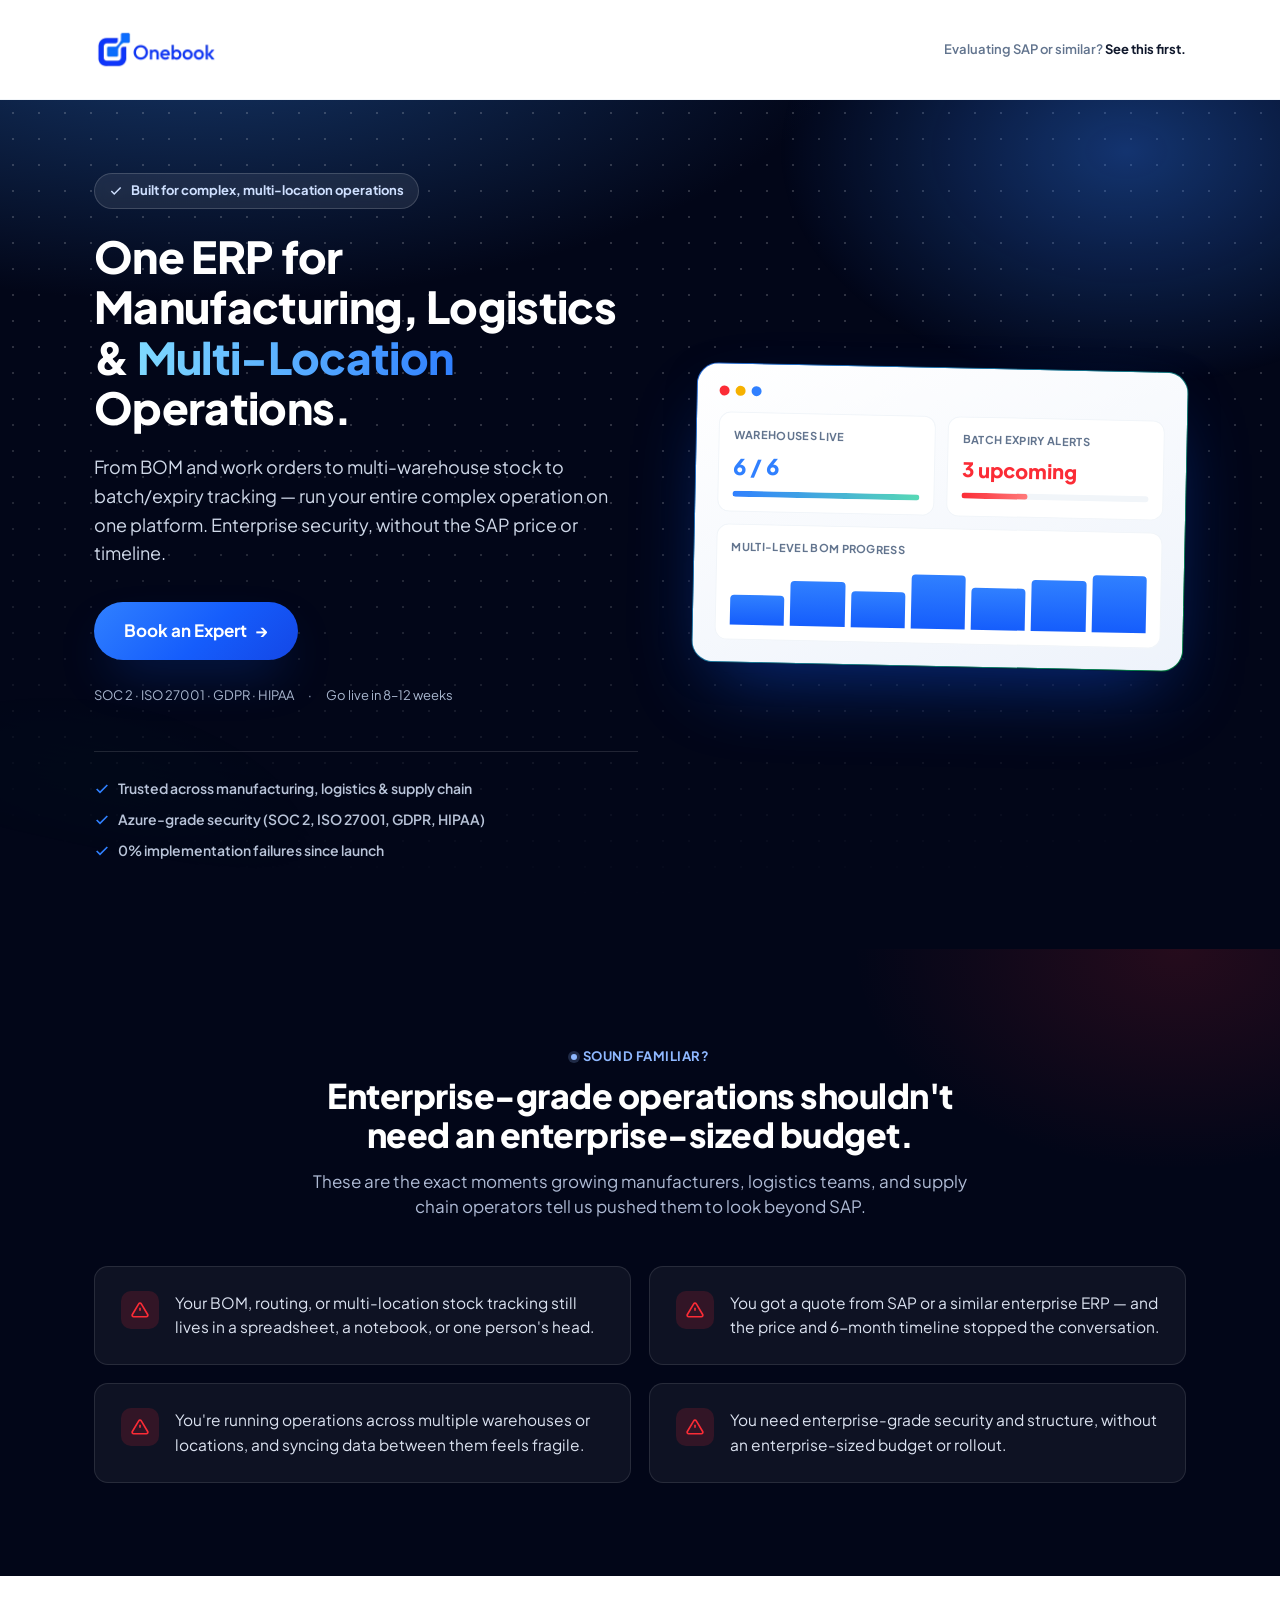
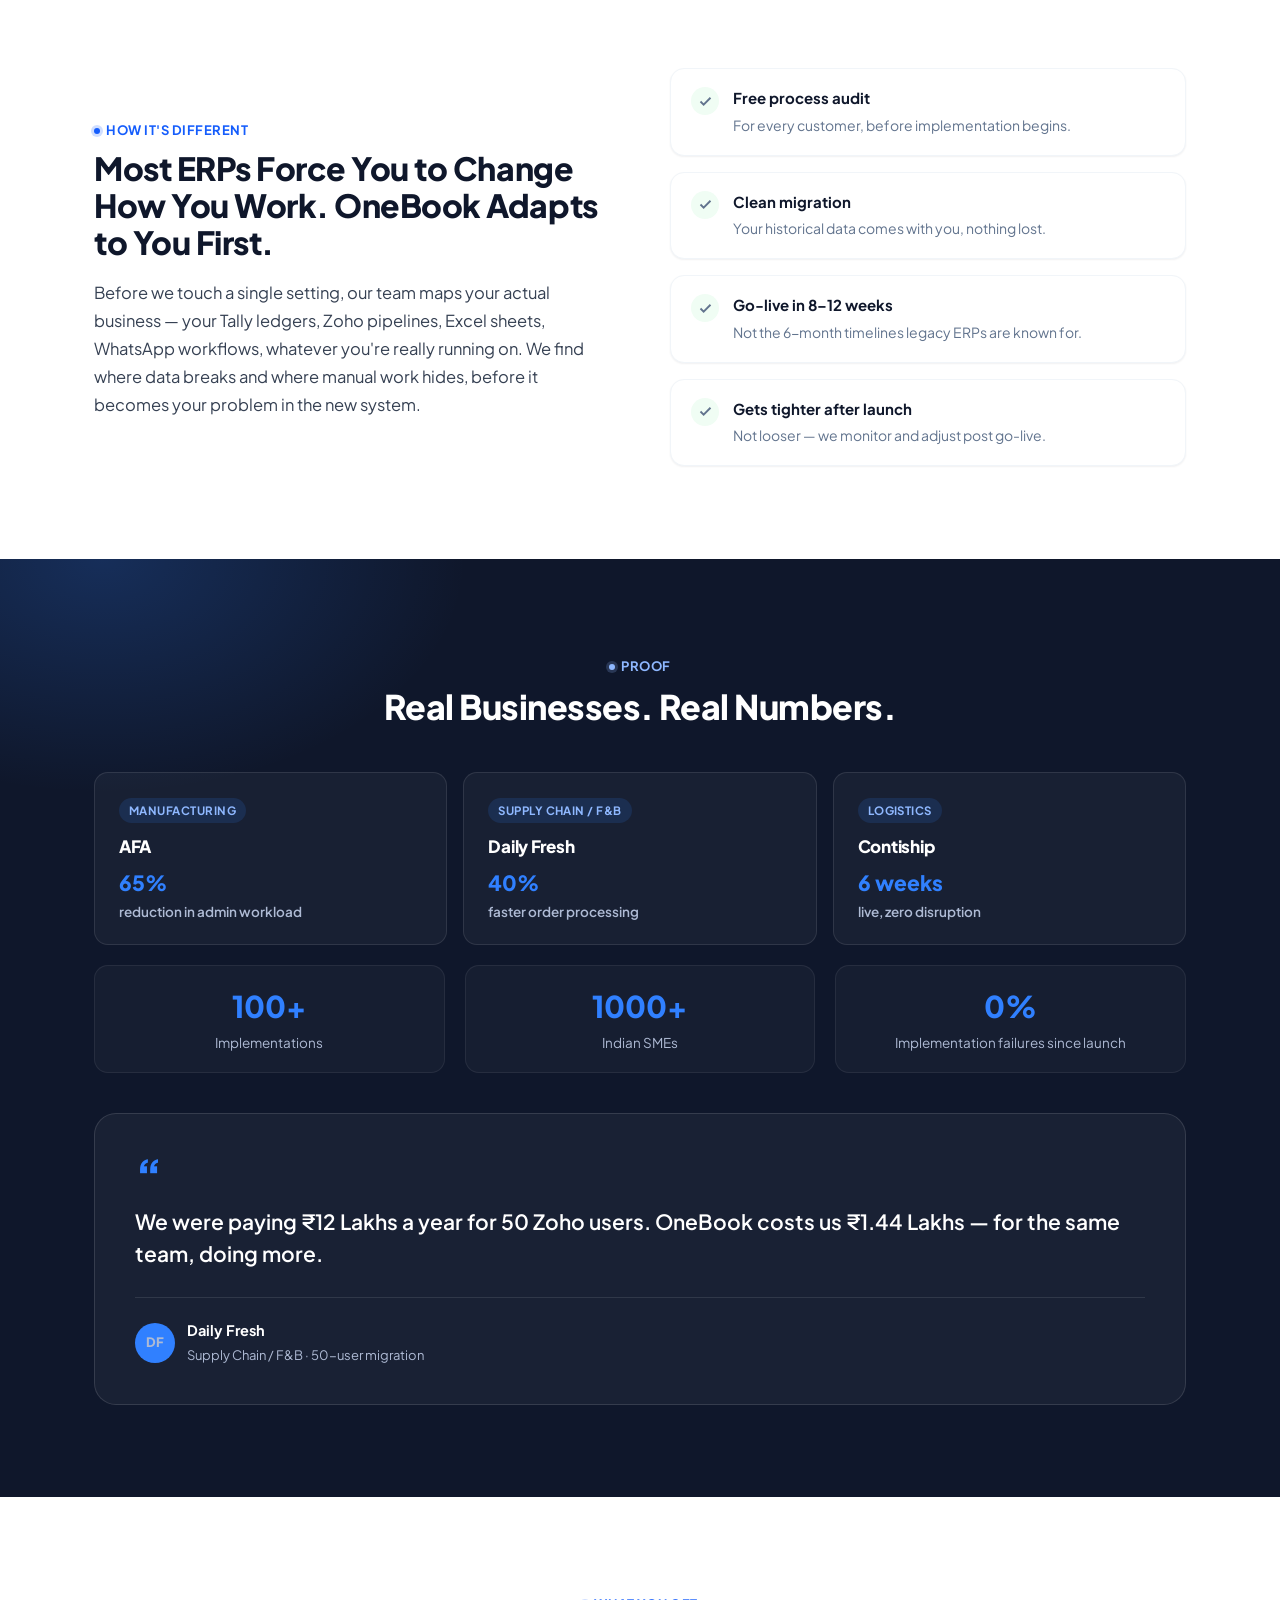
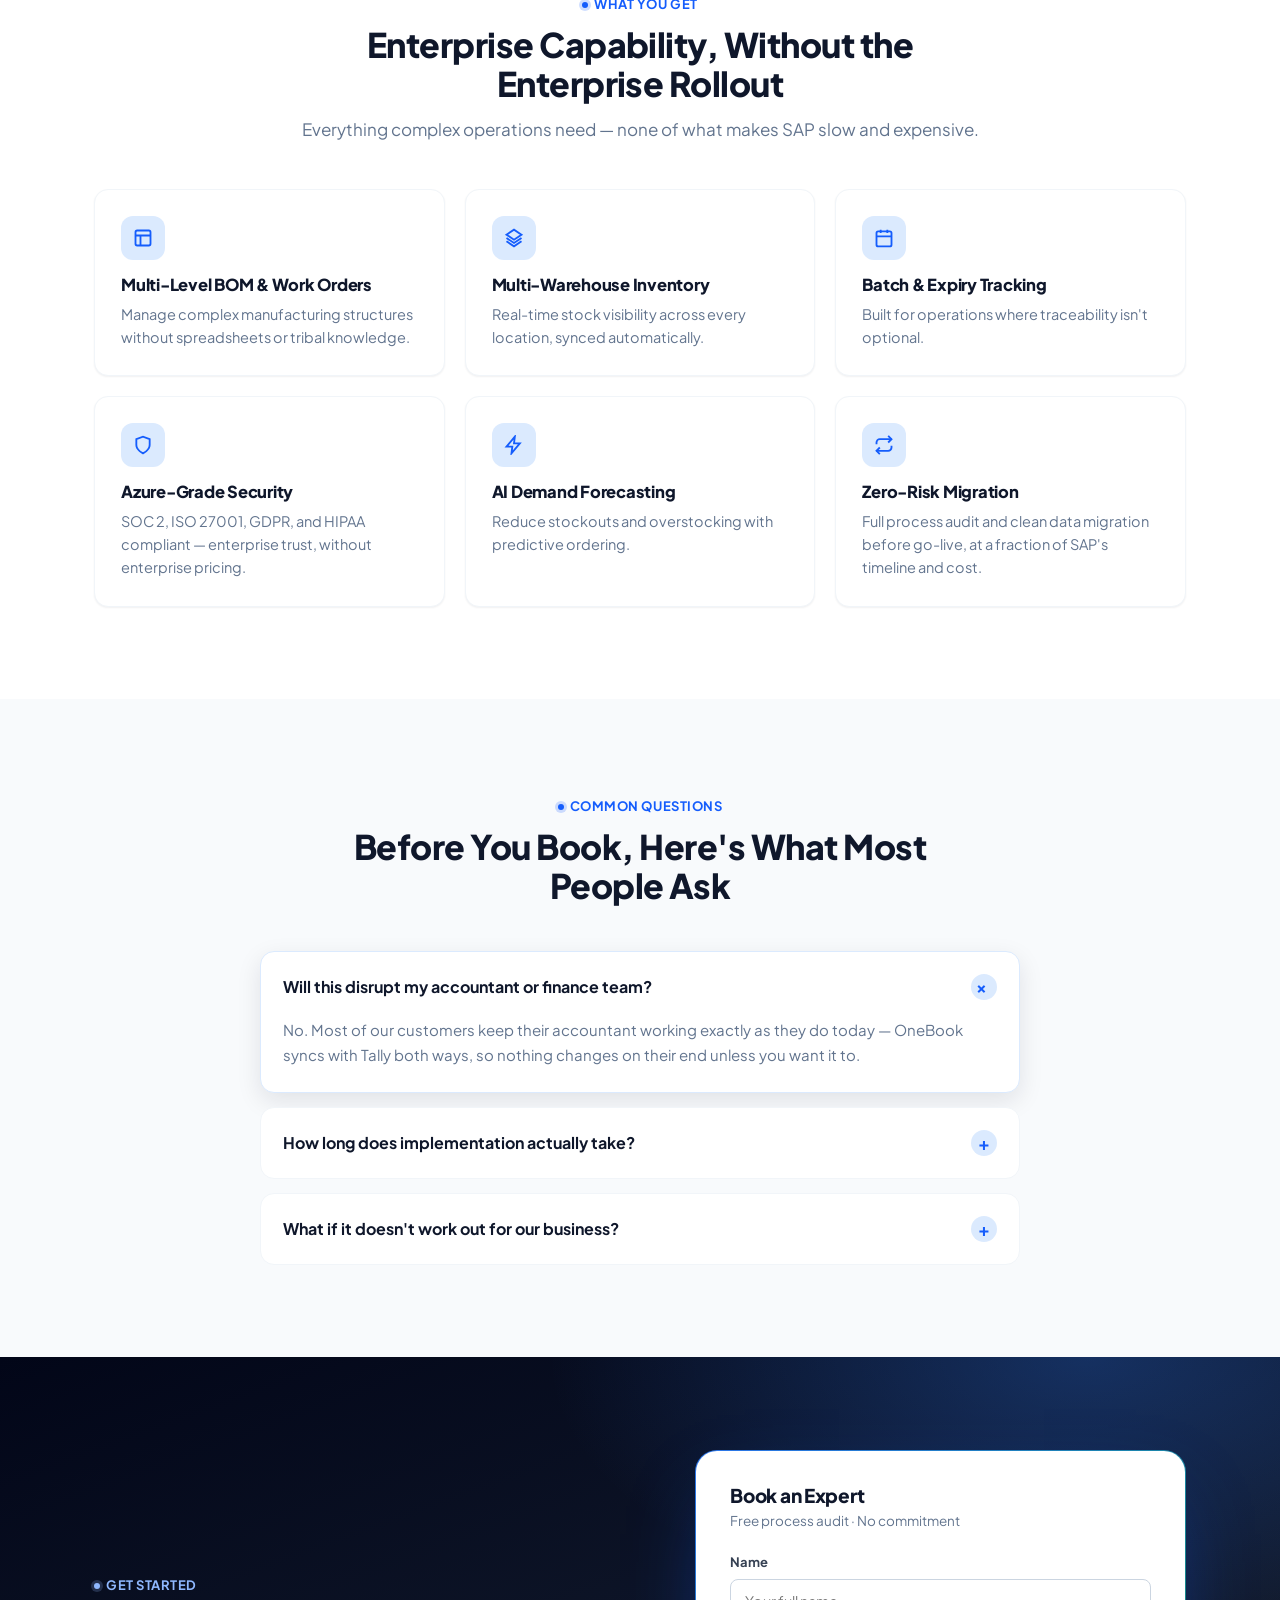
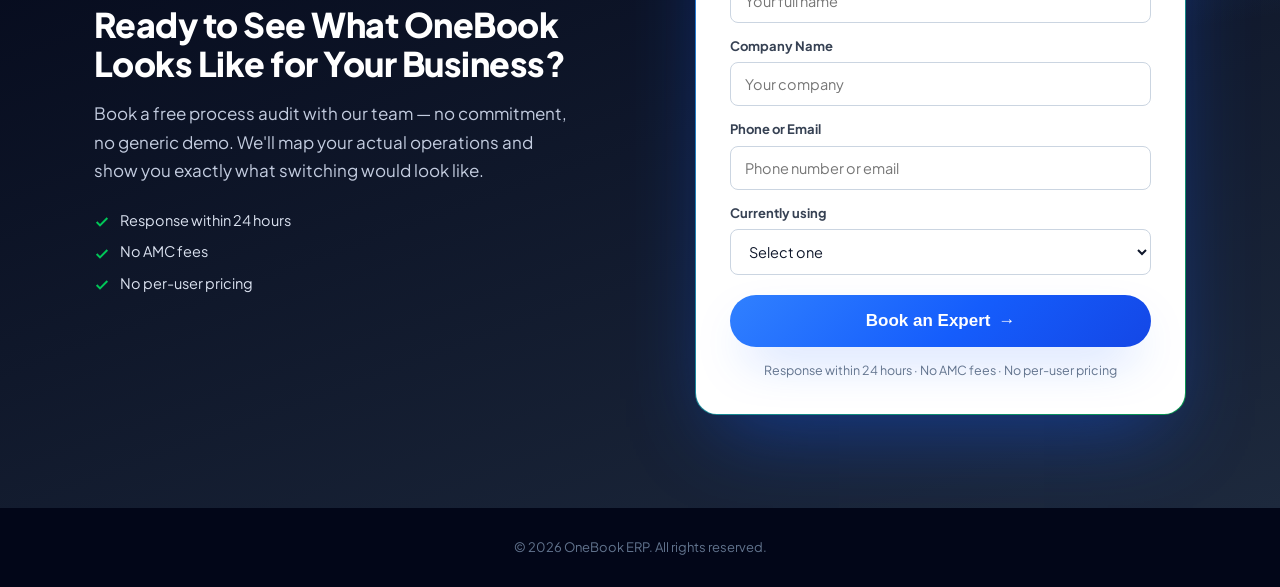
<file: lp/erp-for-growing-business/index.html>
<!DOCTYPE html>
<html lang="en">
<head>
<meta charset="UTF-8" />
<meta name="viewport" content="width=device-width, initial-scale=1.0" />
<title>One ERP for Manufacturing, Logistics &amp; Multi-Location Operations | OneBook ERP</title>
<meta name="description" content="BOM, work orders, multi-warehouse stock, batch/expiry tracking — enterprise security without the SAP price or timeline. Book a free expert consultation." />
<meta name="robots" content="noindex, follow" />
<link rel="preconnect" href="https://fonts.googleapis.com" />
<link rel="preconnect" href="https://fonts.gstatic.com" crossorigin />
<link href="https://fonts.googleapis.com/css2?family=Plus+Jakarta+Sans:wght@400;500;600;700;800&display=swap" rel="stylesheet" />
<link rel="stylesheet" href="../../assets/styles.css" />
</head>
<body>

<header class="site-header">
  <div class="wrap">
    <span class="logo"><img src="../../assets/img/onebook-logo-png.webp" alt="OneBook ERP" /></span>
    <span class="header-note">Evaluating SAP or similar? <strong>See this first.</strong></span>
  </div>
</header>

<main>

  <!-- 1. HERO -->
  <section class="hero">
    <div class="wrap">
      <div>
        <span class="hero-badge">
          <svg width="14" height="14" viewBox="0 0 24 24" fill="none" stroke="currentColor" stroke-width="2.5"><polyline points="20 6 9 17 4 12"/></svg>
          Built for complex, multi-location operations
        </span>
        <h1>One ERP for Manufacturing, Logistics &amp; <span class="accent">Multi-Location</span> Operations.</h1>
        <p class="hero-sub">From BOM and work orders to multi-warehouse stock to batch/expiry tracking — run your entire complex operation on one platform. Enterprise security, without the SAP price or timeline.</p>
        <div class="hero-actions">
          <a href="#book-expert" class="btn-cta">Book an Expert <span class="arrow">→</span></a>
          <div class="cta-microcopy">
            <span>SOC 2 · ISO 27001 · GDPR · HIPAA</span>
            <span>·</span>
            <span>Go live in 8–12 weeks</span>
          </div>
        </div>
        <div class="trust-strip">
          <span><svg width="16" height="16" viewBox="0 0 24 24" fill="none" stroke="currentColor" stroke-width="2.5"><polyline points="20 6 9 17 4 12"/></svg>Trusted across manufacturing, logistics &amp; supply chain</span>
          <span><svg width="16" height="16" viewBox="0 0 24 24" fill="none" stroke="currentColor" stroke-width="2.5"><polyline points="20 6 9 17 4 12"/></svg>Azure-grade security (SOC 2, ISO 27001, GDPR, HIPAA)</span>
          <span><svg width="16" height="16" viewBox="0 0 24 24" fill="none" stroke="currentColor" stroke-width="2.5"><polyline points="20 6 9 17 4 12"/></svg>0% implementation failures since launch</span>
        </div>
      </div>
      <div class="hero-visual" aria-hidden="true">
        <div class="mock-topbar"><span class="mock-dot"></span><span class="mock-dot"></span><span class="mock-dot"></span></div>
        <div class="mock-grid">
          <div class="mock-card">
            <div class="mock-label">Warehouses Live</div>
            <div class="mock-value up">6 / 6</div>
            <div class="mock-line"><b style="width:100%"></b></div>
          </div>
          <div class="mock-card">
            <div class="mock-label">Batch Expiry Alerts</div>
            <div class="mock-value" style="color:#fb2c36;font-size:20px;">3 upcoming</div>
            <div class="mock-line"><b style="width:35%;background:linear-gradient(90deg,#fb2c36,#ff7a7a);"></b></div>
          </div>
          <div class="mock-card span2">
            <div class="mock-label">Multi-Level BOM Progress</div>
            <div class="mock-bars">
              <i style="height:50%"></i><i style="height:75%"></i><i style="height:60%"></i>
              <i style="height:90%"></i><i style="height:70%"></i><i style="height:85%"></i><i style="height:95%"></i>
            </div>
          </div>
        </div>
      </div>
    </div>
  </section>

  <!-- 2. PAIN-POINT MIRROR -->
  <section class="pain">
    <div class="wrap">
      <div class="section-head">
        <span class="eyebrow eyebrow-dark">Sound familiar?</span>
        <h2>Enterprise-grade operations shouldn't need an enterprise-sized budget.</h2>
        <p>These are the exact moments growing manufacturers, logistics teams, and supply chain operators tell us pushed them to look beyond SAP.</p>
      </div>
      <div class="pain-grid">
        <div class="pain-card">
          <span class="pain-icon"><svg width="18" height="18" viewBox="0 0 24 24" fill="none" stroke="currentColor" stroke-width="2.2"><path d="M10.29 3.86 1.82 18a2 2 0 0 0 1.71 3h16.94a2 2 0 0 0 1.71-3L13.71 3.86a2 2 0 0 0-3.42 0Z"/><path d="M12 9v4M12 17h.01"/></svg></span>
          <p>Your BOM, routing, or multi-location stock tracking still lives in a spreadsheet, a notebook, or one person's head.</p>
        </div>
        <div class="pain-card">
          <span class="pain-icon"><svg width="18" height="18" viewBox="0 0 24 24" fill="none" stroke="currentColor" stroke-width="2.2"><path d="M10.29 3.86 1.82 18a2 2 0 0 0 1.71 3h16.94a2 2 0 0 0 1.71-3L13.71 3.86a2 2 0 0 0-3.42 0Z"/><path d="M12 9v4M12 17h.01"/></svg></span>
          <p>You got a quote from SAP or a similar enterprise ERP — and the price and 6-month timeline stopped the conversation.</p>
        </div>
        <div class="pain-card">
          <span class="pain-icon"><svg width="18" height="18" viewBox="0 0 24 24" fill="none" stroke="currentColor" stroke-width="2.2"><path d="M10.29 3.86 1.82 18a2 2 0 0 0 1.71 3h16.94a2 2 0 0 0 1.71-3L13.71 3.86a2 2 0 0 0-3.42 0Z"/><path d="M12 9v4M12 17h.01"/></svg></span>
          <p>You're running operations across multiple warehouses or locations, and syncing data between them feels fragile.</p>
        </div>
        <div class="pain-card">
          <span class="pain-icon"><svg width="18" height="18" viewBox="0 0 24 24" fill="none" stroke="currentColor" stroke-width="2.2"><path d="M10.29 3.86 1.82 18a2 2 0 0 0 1.71 3h16.94a2 2 0 0 0 1.71-3L13.71 3.86a2 2 0 0 0-3.42 0Z"/><path d="M12 9v4M12 17h.01"/></svg></span>
          <p>You need enterprise-grade security and structure, without an enterprise-sized budget or rollout.</p>
        </div>
      </div>
    </div>
  </section>

  <!-- 3. HOW IT'S DIFFERENT -->
  <section class="differ section-alt">
    <div class="wrap">
      <div>
        <span class="eyebrow">How it's different</span>
        <h2>Most ERPs Force You to Change How You Work. OneBook Adapts to You First.</h2>
        <p class="lead">Before we touch a single setting, our team maps your actual business — your Tally ledgers, Zoho pipelines, Excel sheets, WhatsApp workflows, whatever you're really running on. We find where data breaks and where manual work hides, before it becomes your problem in the new system.</p>
      </div>
      <div class="differ-list">
        <div class="differ-item">
          <span class="check"><svg width="15" height="15" viewBox="0 0 24 24" fill="none" stroke="currentColor" stroke-width="3"><polyline points="20 6 9 17 4 12"/></svg></span>
          <div><strong>Free process audit</strong><span>For every customer, before implementation begins.</span></div>
        </div>
        <div class="differ-item">
          <span class="check"><svg width="15" height="15" viewBox="0 0 24 24" fill="none" stroke="currentColor" stroke-width="3"><polyline points="20 6 9 17 4 12"/></svg></span>
          <div><strong>Clean migration</strong><span>Your historical data comes with you, nothing lost.</span></div>
        </div>
        <div class="differ-item">
          <span class="check"><svg width="15" height="15" viewBox="0 0 24 24" fill="none" stroke="currentColor" stroke-width="3"><polyline points="20 6 9 17 4 12"/></svg></span>
          <div><strong>Go-live in 8–12 weeks</strong><span>Not the 6-month timelines legacy ERPs are known for.</span></div>
        </div>
        <div class="differ-item">
          <span class="check"><svg width="15" height="15" viewBox="0 0 24 24" fill="none" stroke="currentColor" stroke-width="3"><polyline points="20 6 9 17 4 12"/></svg></span>
          <div><strong>Gets tighter after launch</strong><span>Not looser — we monitor and adjust post go-live.</span></div>
        </div>
      </div>
    </div>
  </section>

  <!-- 4. PROOF -->
  <section class="proof">
    <div class="wrap">
      <div class="section-head">
        <span class="eyebrow eyebrow-dark">Proof</span>
        <h2>Real Businesses. Real Numbers.</h2>
      </div>
      <div class="proof-grid">
        <div class="proof-card">
          <span class="proof-tag">Manufacturing</span>
          <h3>AFA</h3>
          <p class="proof-result">65%<span>reduction in admin workload</span></p>
        </div>
        <div class="proof-card">
          <span class="proof-tag">Supply Chain / F&amp;B</span>
          <h3>Daily Fresh</h3>
          <p class="proof-result">40%<span>faster order processing</span></p>
        </div>
        <div class="proof-card">
          <span class="proof-tag">Logistics</span>
          <h3>Contiship</h3>
          <p class="proof-result">6 weeks<span>live, zero disruption</span></p>
        </div>
      </div>
      <div class="proof-stats">
        <div><div class="stat-num">100+</div><div class="stat-label">Implementations</div></div>
        <div><div class="stat-num">1000+</div><div class="stat-label">Indian SMEs</div></div>
        <div><div class="stat-num">0%</div><div class="stat-label">Implementation failures since launch</div></div>
      </div>
      <div class="quote-card">
        <span class="quote-mark">&ldquo;</span>
        <p class="quote-text">We were paying ₹12 Lakhs a year for 50 Zoho users. OneBook costs us ₹1.44 Lakhs — for the same team, doing more.</p>
        <div class="quote-attribution">
          <span class="quote-avatar">DF</span>
          <div>
            <strong>Daily Fresh</strong>
            <span>Supply Chain / F&amp;B · 50-user migration</span>
          </div>
        </div>
      </div>
    </div>
  </section>

  <!-- 5. WHAT YOU GET -->
  <section class="section-alt">
    <div class="wrap">
      <div class="section-head">
        <span class="eyebrow">What you get</span>
        <h2>Enterprise Capability, Without the Enterprise Rollout</h2>
        <p>Everything complex operations need — none of what makes SAP slow and expensive.</p>
      </div>
      <div class="get-grid">
        <div class="get-card">
          <span class="get-icon"><svg width="20" height="20" viewBox="0 0 24 24" fill="none" stroke="currentColor" stroke-width="2.2"><rect x="3" y="3" width="18" height="18" rx="2"/><path d="M3 9h18M9 21V9"/></svg></span>
          <h3>Multi-Level BOM &amp; Work Orders</h3>
          <p>Manage complex manufacturing structures without spreadsheets or tribal knowledge.</p>
        </div>
        <div class="get-card">
          <span class="get-icon"><svg width="20" height="20" viewBox="0 0 24 24" fill="none" stroke="currentColor" stroke-width="2.2"><path d="m21 8-9-6-9 6 9 6 9-6Z"/><path d="m3 16 9 6 9-6"/><path d="M3 12l9 6 9-6"/></svg></span>
          <h3>Multi-Warehouse Inventory</h3>
          <p>Real-time stock visibility across every location, synced automatically.</p>
        </div>
        <div class="get-card">
          <span class="get-icon"><svg width="20" height="20" viewBox="0 0 24 24" fill="none" stroke="currentColor" stroke-width="2.2"><rect x="3" y="4" width="18" height="18" rx="2"/><path d="M16 2v4M8 2v4M3 10h18"/></svg></span>
          <h3>Batch &amp; Expiry Tracking</h3>
          <p>Built for operations where traceability isn't optional.</p>
        </div>
        <div class="get-card">
          <span class="get-icon"><svg width="20" height="20" viewBox="0 0 24 24" fill="none" stroke="currentColor" stroke-width="2.2"><path d="M12 22s8-4 8-10V5l-8-3-8 3v7c0 6 8 10 8 10Z"/></svg></span>
          <h3>Azure-Grade Security</h3>
          <p>SOC 2, ISO 27001, GDPR, and HIPAA compliant — enterprise trust, without enterprise pricing.</p>
        </div>
        <div class="get-card">
          <span class="get-icon"><svg width="20" height="20" viewBox="0 0 24 24" fill="none" stroke="currentColor" stroke-width="2.2"><path d="M13 2 3 14h7l-1 8 10-12h-7l1-8Z"/></svg></span>
          <h3>AI Demand Forecasting</h3>
          <p>Reduce stockouts and overstocking with predictive ordering.</p>
        </div>
        <div class="get-card">
          <span class="get-icon"><svg width="20" height="20" viewBox="0 0 24 24" fill="none" stroke="currentColor" stroke-width="2.2"><path d="M17 1 21 5 17 9"/><path d="M3 11V9a4 4 0 0 1 4-4h14"/><path d="M7 23 3 19 7 15"/><path d="M21 13v2a4 4 0 0 1-4 4H3"/></svg></span>
          <h3>Zero-Risk Migration</h3>
          <p>Full process audit and clean data migration before go-live, at a fraction of SAP's timeline and cost.</p>
        </div>
      </div>
    </div>
  </section>

  <!-- 6. OBJECTION HANDLING -->
  <section>
    <div class="wrap">
      <div class="section-head">
        <span class="eyebrow">Common questions</span>
        <h2>Before You Book, Here's What Most People Ask</h2>
      </div>
      <div class="faq-list">
        <details class="faq-item" open>
          <summary>Will this disrupt my accountant or finance team?<span class="plus">+</span></summary>
          <p>No. Most of our customers keep their accountant working exactly as they do today — OneBook syncs with Tally both ways, so nothing changes on their end unless you want it to.</p>
        </details>
        <details class="faq-item">
          <summary>How long does implementation actually take?<span class="plus">+</span></summary>
          <p>8–12 weeks, start to finish, with a clear week-by-week plan — not the 6-month timelines common with legacy ERPs. You'll know your go-live date before you sign anything.</p>
        </details>
        <details class="faq-item">
          <summary>What if it doesn't work out for our business?<span class="plus">+</span></summary>
          <p>Every implementation starts with a free process audit, so we map your actual operations before you commit to anything. We've maintained a 0% implementation failure rate — because we don't start a rollout we're not confident will work.</p>
        </details>
      </div>
    </div>
  </section>

  <!-- 7. FINAL CTA -->
  <section class="final-cta" id="book-expert">
    <div class="wrap">
      <div>
        <span class="eyebrow eyebrow-dark">Get started</span>
        <h2>Ready to See What OneBook Looks Like for Your Business?</h2>
        <p class="lead">Book a free process audit with our team — no commitment, no generic demo. We'll map your actual operations and show you exactly what switching would look like.</p>
        <ul class="final-cta-points">
          <li><svg width="16" height="16" viewBox="0 0 24 24" fill="none" stroke="#00c758" stroke-width="3"><polyline points="20 6 9 17 4 12"/></svg>Response within 24 hours</li>
          <li><svg width="16" height="16" viewBox="0 0 24 24" fill="none" stroke="#00c758" stroke-width="3"><polyline points="20 6 9 17 4 12"/></svg>No AMC fees</li>
          <li><svg width="16" height="16" viewBox="0 0 24 24" fill="none" stroke="#00c758" stroke-width="3"><polyline points="20 6 9 17 4 12"/></svg>No per-user pricing</li>
        </ul>
      </div>

      <div class="lead-form">
        <form id="expertForm">
          <h3>Book an Expert</h3>
          <span class="form-sub">Free process audit · No commitment</span>
          <div class="field">
            <label for="name">Name</label>
            <input type="text" id="name" name="name" placeholder="Your full name" required />
          </div>
          <div class="field">
            <label for="company">Company Name</label>
            <input type="text" id="company" name="company" placeholder="Your company" required />
          </div>
          <div class="field">
            <label for="contact">Phone or Email</label>
            <input type="text" id="contact" name="contact" placeholder="Phone number or email" required />
          </div>
          <div class="field">
            <label for="currently">Currently using</label>
            <select id="currently" name="currently" required>
              <option value="" disabled selected>Select one</option>
              <option value="tally">Tally</option>
              <option value="zoho">Zoho</option>
              <option value="sap">SAP / other enterprise ERP</option>
              <option value="other">Other</option>
            </select>
          </div>
          <button type="submit" class="btn-cta">Book an Expert <span class="arrow">→</span></button>
        </form>
        <div class="form-success" id="formSuccess">
          <span class="check-lg"><svg width="26" height="26" viewBox="0 0 24 24" fill="none" stroke="currentColor" stroke-width="3"><polyline points="20 6 9 17 4 12"/></svg></span>
          <h3>Request received</h3>
          <p>Our team will reach out within 24 hours to schedule your free process audit.</p>
        </div>
        <p class="form-note">Response within 24 hours · No AMC fees · No per-user pricing</p>
      </div>
    </div>
  </section>

</main>

<footer class="site-footer">
  © 2026 OneBook ERP. All rights reserved.
</footer>

<script src="../../assets/script.js"></script>
</body>
</html>
</file>
<file: assets/styles.css>
/* ==========================================================================
   OneBook ERP — Landing Page Design System
   Brand-matched to onebook.app (Plus Jakarta Sans, brand blue #155dfc,
   success green #00c758, slate dark surfaces)
   Shared across /lp/switch-from-tally, /lp/switch-from-zoho,
   /lp/erp-for-growing-business
   ========================================================================== */

:root {
  /* Dark surfaces (brand slate) */
  --navy-950: #020618;
  --navy-900: #0f172b;
  --navy-800: #1d293d;

  /* Brand blue (primary / CTA) */
  --blue-700: #1447e6;
  --blue-600: #155dfc;
  --blue-500: #3080ff;
  --blue-100: #dbeafe;
  --blue-50: #eff6ff;

  /* Success green */
  --teal-500: #3080ff;
  --teal-600: #155dfc;
  --teal-100: #f0fdf4;

  /* Attention / friction red — used for pain points, not CTAs */
  --orange-500: #fb2c36;
  --orange-600: #e0202a;
  --orange-100: #fef2f2;

  /* Neutrals */
  --ink-900: #0f172b;
  --ink-700: #364153;
  --ink-500: #62748e;
  --ink-300: #cbd5e1;
  --ink-100: #f1f5f9;
  --bg: #f8fafc;
  --white: #ffffff;

  --radius-sm: 8px;
  --radius-md: 14px;
  --radius-lg: 22px;
  --shadow-sm: 0 1px 2px rgba(16, 24, 40, 0.06);
  --shadow-md: 0 8px 24px rgba(15, 23, 43, 0.10);
  --shadow-lg: 0 24px 60px rgba(15, 23, 43, 0.18);
  --glow-blue: 0 22px 50px -16px rgba(21, 93, 252, 0.35);
  --glow-blue-lg: 0 34px 80px -22px rgba(21, 93, 252, 0.45);
  --glow-green: 0 18px 40px -14px rgba(0, 199, 88, 0.35);
  --container: 1140px;

  /* Consistent vertical rhythm — one scale, used everywhere */
  --space-section: clamp(3.75rem, 3rem + 3.5vw, 6.5rem);
  --space-head: clamp(2rem, 1.6rem + 1.6vw, 3rem);
}

* { box-sizing: border-box; }
html { scroll-behavior: smooth; }

body {
  margin: 0;
  font-family: "Plus Jakarta Sans", "Inter", -apple-system, BlinkMacSystemFont, "Segoe UI", sans-serif;
  color: var(--ink-900);
  background: var(--bg);
  line-height: 1.5;
  -webkit-font-smoothing: antialiased;
}

img { max-width: 100%; display: block; }
h1, h2, h3, h4 { margin: 0; line-height: 1.15; font-weight: 800; letter-spacing: -0.015em; }
p { margin: 0; }
ul { margin: 0; padding: 0; list-style: none; }

.wrap {
  width: 100%;
  max-width: var(--container);
  margin: 0 auto;
  padding-inline: 24px;
}

.eyebrow {
  display: inline-flex;
  align-items: center;
  gap: 6px;
  font-size: 13px;
  font-weight: 700;
  letter-spacing: 0.04em;
  text-transform: uppercase;
  color: var(--blue-600);
  margin-bottom: 10px;
}
.eyebrow::before {
  content: "";
  width: 6px;
  height: 6px;
  border-radius: 50%;
  background: currentColor;
  box-shadow: 0 0 0 3px color-mix(in srgb, currentColor 20%, transparent);
}
.eyebrow-dark { color: #8fb8ff; }

/* ---------- Header (no nav — zero exit points) ---------- */
.site-header {
  padding: 18px 0;
  border-bottom: 1px solid var(--ink-100);
  background: var(--white);
}
.site-header .wrap {
  display: flex;
  align-items: center;
  justify-content: space-between;
}
.logo {
  display: inline-flex;
  align-items: center;
  gap: 10px;
  font-weight: 800;
  font-size: 19px;
  color: var(--navy-900);
  letter-spacing: -0.01em;
}
.logo img { width:125px; height:auto; }
.header-note {
  font-size: 13px;
  color: var(--ink-500);
  font-weight: 600;
}
.header-note strong { color: var(--navy-900); }

/* ---------- Buttons ---------- */
.btn-cta {
  display: inline-flex;
  align-items: center;
  justify-content: center;
  gap: 8px;
  background: linear-gradient(135deg, var(--blue-500), var(--blue-600) 55%, var(--blue-700));
  color: #fff;
  font-weight: 700;
  font-size: 17px;
  padding: 16px 30px;
  border-radius: 999px;
  border: none;
  cursor: pointer;
  text-decoration: none;
  box-shadow: var(--glow-blue);
  transition: transform 0.15s ease, box-shadow 0.15s ease, filter 0.15s ease;
  white-space: nowrap;
}
.btn-cta:hover {
  filter: brightness(1.06);
  transform: translateY(-2px);
  box-shadow: var(--glow-blue-lg);
}
.btn-cta:active { transform: translateY(0); }
.btn-cta .arrow { transition: transform 0.15s ease; }
.btn-cta:hover .arrow { transform: translateX(3px); }

.cta-microcopy {
  margin-top: 12px;
  font-size: 13px;
  color: var(--ink-500);
  display: flex;
  flex-wrap: wrap;
  gap: 6px 14px;
  align-items: center;
  justify-content: center;
}
.cta-microcopy span { display: inline-flex; align-items: center; gap: 6px; }

/* ---------- Hero ---------- */
.hero {
  position: relative;
  background: radial-gradient(1200px 520px at 15% -10%, #16386b 0%, var(--navy-950) 55%, var(--navy-950) 100%);
  color: #fff;
  padding: clamp(3.5rem, 3rem + 2vw, 5.25rem) 0 clamp(4rem, 3.4rem + 2.6vw, 6rem);
  overflow: hidden;
}
/* Pattern graphic: dot grid + brand-blue / success-green glow orbs, faded toward the edges */
.hero::before {
  content: "";
  position: absolute;
  inset: 0;
  z-index: 0;
  pointer-events: none;
  background-image:
    radial-gradient(560px 380px at 88% 6%, rgba(48, 128, 255, 0.38), transparent 62%),
    radial-gradient(480px 360px at 4% 96%, rgba(0, 199, 88, 0.22), transparent 62%),
    radial-gradient(rgba(255, 255, 255, 0.18) 1px, transparent 1.5px);
  background-size: auto, auto, 26px 26px;
  -webkit-mask-image: radial-gradient(120% 95% at 50% 0%, #000 50%, transparent 100%);
  mask-image: radial-gradient(120% 95% at 50% 0%, #000 50%, transparent 100%);
}
.hero .wrap {
  position: relative;
  z-index: 1;
  display: grid;
  grid-template-columns: 1.05fr 0.95fr;
  gap: 56px;
  align-items: center;
}
.hero-badge {
  display: inline-flex;
  align-items: center;
  gap: 8px;
  background: rgba(255, 255, 255, 0.08);
  border: 1px solid rgba(255, 255, 255, 0.16);
  color: #cfe0ff;
  font-size: 13px;
  font-weight: 700;
  padding: 7px 14px;
  border-radius: 999px;
  margin-bottom: 22px;
  backdrop-filter: blur(6px);
}
.hero h1 {
  font-size: clamp(1.9rem, 1.35rem + 2.4vw, 2.75rem);
  color: #fff;
  margin-bottom: 20px;
}
.hero h1 .accent {
  background: linear-gradient(90deg, #7fd9ff, var(--teal-500));
  -webkit-background-clip: text;
  background-clip: text;
  color: transparent;
}
.hero-sub {
  font-size: 18px;
  color: #cfd8e8;
  max-width: 560px;
  margin-bottom: 34px;
  line-height: 1.6;
}
.hero-actions { display: flex; flex-direction: column; align-items: flex-start; gap: 14px; }
.hero .cta-microcopy { justify-content: flex-start; color: #a9b7cf; }
.hero .lead-form { position: relative; z-index: 1; }
.hero-eyebrow {
  display: block;
  font-size: 13px;
  font-weight: 700;
  letter-spacing: 0.06em;
  text-transform: uppercase;
  color: #8fb8ff;
  margin-bottom: 14px;
}
.hero-stats {
  display: grid;
  grid-template-columns: repeat(4, auto);
  justify-content: start;
  gap: 28px;
}
.hero-stats > div { max-width: 170px; }
.hero-stats .stat-num { font-size: 30px; font-weight: 800; color: #e8edf5; line-height: 1.1; }
.hero-stats .stat-label { font-size: 13.5px; color: rgba(255, 255, 255, 0.5); margin-top: 6px; font-weight: 600; }

.trust-strip {
  margin-top: 46px;
  padding-top: 26px;
  border-top: 1px solid rgba(255, 255, 255, 0.12);
  display: flex;
  flex-wrap: wrap;
  gap: 10px 28px;
  font-size: 14px;
  color: #b9c4d9;
  font-weight: 600;
}
.trust-strip span { display: inline-flex; align-items: center; gap: 8px; }
.trust-strip svg { flex-shrink: 0; color: var(--teal-500); }

/* Decorative hero mockup panel — glass card with gradient border + blue glow */
.hero-visual {
  position: relative;
  z-index: 1;
  background:
    linear-gradient(160deg, #ffffff, #eef3fb) padding-box,
    linear-gradient(135deg, rgba(48, 128, 255, 0.8), rgba(0, 199, 88, 0.6)) border-box;
  border: 1px solid transparent;
  border-radius: var(--radius-lg);
  padding: 22px;
  box-shadow: var(--glow-blue-lg), 0 10px 30px rgba(2, 6, 24, 0.35);
  transform: rotate(1.2deg);
}
.mock-topbar { display: flex; gap: 6px; margin-bottom: 16px; }
.mock-dot { width: 10px; height: 10px; border-radius: 50%; background: var(--ink-300); }
.mock-dot:nth-child(1) { background: var(--orange-500); }
.mock-dot:nth-child(2) { background: #f6b100; }
.mock-dot:nth-child(3) { background: var(--teal-500); }
.mock-grid { display: grid; grid-template-columns: 1fr 1fr; gap: 12px; }
.mock-card {
  background: #fff;
  border-radius: 12px;
  padding: 14px;
  border: 1px solid var(--ink-100);
}
.mock-card.span2 { grid-column: 1 / -1; }
.mock-label { font-size: 11px; color: var(--ink-500); font-weight: 700; text-transform: uppercase; letter-spacing: 0.03em; margin-bottom: 6px; }
.mock-value { font-size: 22px; font-weight: 800; color: var(--navy-900); }
.mock-value.up { color: var(--teal-500); }
.mock-bars { display: flex; align-items: flex-end; gap: 6px; height: 60px; margin-top: 10px; }
.mock-bars i { flex: 1; background: linear-gradient(180deg, var(--blue-500), var(--blue-600)); border-radius: 4px 4px 0 0; display: block; }
.mock-line { margin-top: 8px; height: 6px; background: var(--ink-100); border-radius: 4px; overflow: hidden; }
.mock-line b { display: block; height: 100%; background: linear-gradient(90deg, var(--teal-500), #57d9b5); border-radius: 4px; }

/* ---------- Section shells (consistent rhythm across every page) ---------- */
section { padding: var(--space-section) 0; }
.section-head { max-width: 680px; margin: 0 auto var(--space-head); text-align: center; }
.section-head .eyebrow { justify-content: center; }
.section-head h2 { font-size: clamp(1.65rem, 1.3rem + 1.5vw, 2.125rem); color: var(--navy-900); margin-bottom: 14px; }
.section-head p { font-size: 17px; color: var(--ink-500); }
.section-alt { background: var(--white); }

/* ---------- Pain point mirror ---------- */
.pain {
  background: var(--navy-950);
  color: #fff;
  position: relative;
  overflow: hidden;
}
.pain::before {
  content: "";
  position: absolute;
  inset: 0;
  background: radial-gradient(500px 340px at 92% 0%, rgba(251, 44, 54, 0.14), transparent 65%);
  pointer-events: none;
}
.pain .wrap { position: relative; }
.pain .section-head h2 { color: #fff; }
.pain .section-head p { color: #aebad4; }
.pain-grid {
  display: grid;
  grid-template-columns: repeat(2, 1fr);
  gap: 18px;
}
.pain-card {
  background: rgba(255, 255, 255, 0.05);
  border: 1px solid rgba(255, 255, 255, 0.1);
  border-radius: var(--radius-md);
  padding: 24px 26px;
  display: flex;
  gap: 16px;
  align-items: flex-start;
  transition: border-color 0.15s ease, box-shadow 0.15s ease, transform 0.15s ease;
}
.pain-card:hover {
  border-color: rgba(251, 44, 54, 0.35);
  box-shadow: 0 18px 40px -18px rgba(251, 44, 54, 0.45);
  transform: translateY(-2px);
}
.pain-icon {
  flex-shrink: 0;
  width: 38px;
  height: 38px;
  border-radius: 10px;
  background: rgba(251, 44, 54, 0.15);
  color: var(--orange-500);
  display: inline-flex;
  align-items: center;
  justify-content: center;
}
.pain-card p { color: #dbe2f0; font-size: 15.5px; line-height: 1.6; }

/* ---------- How it's different ---------- */
.differ .wrap {
  display: grid;
  grid-template-columns: 1fr 1fr;
  gap: 60px;
  align-items: center;
}
.differ h2 { font-size: clamp(1.55rem, 1.2rem + 1.4vw, 2rem); color: var(--navy-900); margin-bottom: 18px; }
.differ > .wrap > div:first-child p.lead {
  font-size: 16.5px;
  color: var(--ink-700);
  line-height: 1.7;
  margin-bottom: 0;
}
.differ-list { display: flex; flex-direction: column; gap: 16px; }
.differ-item {
  display: flex;
  gap: 14px;
  align-items: flex-start;
  background: var(--white);
  border: 1px solid var(--ink-100);
  border-radius: var(--radius-md);
  padding: 18px 20px;
  box-shadow: var(--shadow-sm);
  transition: box-shadow 0.15s ease, border-color 0.15s ease, transform 0.15s ease;
}
.differ-item:hover {
  border-color: var(--blue-100);
  box-shadow: var(--glow-blue);
  transform: translateY(-2px);
}
.check {
  flex-shrink: 0;
  width: 28px;
  height: 28px;
  border-radius: 50%;
  background: var(--teal-100);
  color: var(--teal-500);
  display: inline-flex;
  align-items: center;
  justify-content: center;
}
.differ-item strong { display: block; color: var(--navy-900); font-size: 15px; margin-bottom: 3px; }
.differ-item span { color: var(--ink-500); font-size: 14px; }

/* ---------- Proof ---------- */
.proof { background: var(--navy-900); color: #fff; position: relative; overflow: hidden; }
.proof::before {
  content: "";
  position: absolute;
  inset: 0;
  background: radial-gradient(560px 360px at 8% 0%, rgba(48, 128, 255, 0.22), transparent 65%);
  pointer-events: none;
}
.proof .wrap { position: relative; }
.proof .section-head h2 { color: #fff; }
.proof .section-head p { color: #aebad4; }
.proof-grid {
  display: grid;
  grid-template-columns: repeat(3, 1fr);
  gap: 16px;
  margin-bottom: 20px;
}
.proof-card {
  background: rgba(255, 255, 255, 0.04);
  border: 1px solid rgba(255, 255, 255, 0.1);
  border-radius: var(--radius-md);
  padding: 24px 24px 22px;
  transition: border-color 0.15s ease, background 0.15s ease;
}
.proof-card:hover { border-color: rgba(48, 128, 255, 0.4); background: rgba(255, 255, 255, 0.06); }
.proof-tag {
  display: inline-block;
  font-size: 11.5px;
  font-weight: 700;
  text-transform: uppercase;
  letter-spacing: 0.04em;
  color: #8fb8ff;
  background: rgba(48, 128, 255, 0.14);
  padding: 4px 10px;
  border-radius: 999px;
  margin-bottom: 14px;
}
.proof-card h3 { font-size: 17px; color: #fff; margin-bottom: 10px; }
.proof-result { font-size: 21px; font-weight: 800; color: var(--teal-500); }
.proof-result span { display: block; font-size: 13.5px; font-weight: 600; color: #aebad4; margin-top: 4px; }

/* Light variant of the proof section */
.proof-light { background: var(--bg); color: var(--ink-900); }
.proof-light::before { display: none; }
.proof-light .section-head h2 { color: var(--navy-900); }
.proof-light .proof-grid { margin-bottom: 0; }
.proof-light .proof-card {
  background: var(--white);
  border: 1px solid var(--ink-100);
  box-shadow: var(--shadow-sm);
  display: flex;
  flex-direction: column;
  align-items: flex-start;
}
.proof-light .proof-card:hover { border-color: var(--blue-100); background: var(--white); }
.proof-light .proof-tag { color: var(--blue-600); background: var(--blue-50); }
.proof-light .proof-card h3 { color: var(--navy-900); }
.proof-light .proof-result span { color: var(--ink-500); }
.proof-logo { height: 44px; width: auto; max-width: 140px; object-fit: contain; margin-bottom: 16px; }
.proof-body { font-size: 14.5px; line-height: 1.6; color: var(--ink-700); margin-top: 14px; }

.proof-stats {
  display: grid;
  grid-template-columns: repeat(3, 1fr);
  gap: 20px;
  text-align: center;
  margin-bottom: 40px;
}
.proof-stats > div {
  padding: 18px 10px;
  border-radius: var(--radius-md);
  background: rgba(255, 255, 255, 0.03);
  border: 1px solid rgba(255, 255, 255, 0.07);
}
.proof-stats .stat-num { font-size: 30px; font-weight: 800; color: var(--teal-500); }
.proof-stats .stat-label { font-size: 13.5px; color: #aebad4; margin-top: 4px; }

.quote-card {
  background: rgba(255, 255, 255, 0.045);
  border: 1px solid rgba(255, 255, 255, 0.12);
  border-radius: var(--radius-lg);
  padding: 38px 40px;
  box-shadow: none;
}
.quote-mark {
  display: inline-block;
  font-size: 46px;
  line-height: 1;
  font-weight: 800;
  color: var(--blue-500);
  margin-bottom: 8px;
}
.quote-text { font-size: 21px; font-weight: 600; line-height: 1.55; color: #fff; }
.quote-attribution {
  display: flex;
  align-items: center;
  gap: 12px;
  margin-top: 26px;
  padding-top: 22px;
  border-top: 1px solid rgba(255, 255, 255, 0.1);
}
.quote-avatar {
  flex-shrink: 0;
  width: 40px;
  height: 40px;
  border-radius: 50%;
  background: linear-gradient(135deg, var(--blue-500), var(--teal-500));
  color: #fff;
  display: inline-flex;
  align-items: center;
  justify-content: center;
  font-weight: 800;
  font-size: 13.5px;
}
.quote-attribution strong { display: block; color: #fff; font-size: 14.5px; }
.quote-attribution span { color: #aebad4; font-size: 13px; }

/* ---------- What you get ---------- */
.get-grid {
  display: grid;
  grid-template-columns: repeat(3, 1fr);
  gap: 20px;
}
.get-grid-4 { grid-template-columns: repeat(4, 1fr); }
.get-card {
  background: var(--white);
  border: 1px solid var(--ink-100);
  border-radius: var(--radius-md);
  padding: 26px;
  box-shadow: var(--shadow-sm);
  transition: box-shadow 0.15s ease, transform 0.15s ease, border-color 0.15s ease;
}
.get-card:hover {
  box-shadow: var(--glow-blue);
  border-color: var(--blue-100);
  transform: translateY(-3px);
}
.get-icon {
  width: 44px;
  height: 44px;
  border-radius: 12px;
  background: var(--blue-100);
  color: var(--blue-600);
  display: inline-flex;
  align-items: center;
  justify-content: center;
  margin-bottom: 16px;
  transition: box-shadow 0.15s ease;
}
.get-card:hover .get-icon { box-shadow: 0 0 0 6px var(--blue-50); }
.get-card h3 { font-size: 16.5px; color: var(--navy-900); margin-bottom: 8px; }
.get-card p { font-size: 14.5px; color: var(--ink-500); line-height: 1.6; }

/* ---------- FAQ / Objection handling ---------- */
.faq-list { max-width: 760px; margin: 0 auto; display: flex; flex-direction: column; gap: 14px; }
.faq-item {
  background: var(--white);
  border: 1px solid var(--ink-100);
  border-radius: var(--radius-md);
  padding: 4px 22px;
  transition: border-color 0.15s ease, box-shadow 0.15s ease;
}
.faq-item[open] { border-color: var(--blue-100); box-shadow: var(--shadow-md); }
.faq-item summary {
  cursor: pointer;
  list-style: none;
  padding: 18px 0;
  font-weight: 700;
  font-size: 16px;
  color: var(--navy-900);
  display: flex;
  align-items: center;
  justify-content: space-between;
  gap: 16px;
}
.faq-item summary::-webkit-details-marker { display: none; }
.faq-item summary .plus {
  flex-shrink: 0;
  width: 26px;
  height: 26px;
  border-radius: 50%;
  background: var(--blue-100);
  color: var(--blue-600);
  display: inline-flex;
  align-items: center;
  justify-content: center;
  font-size: 18px;
  font-weight: 700;
  transition: transform 0.2s ease;
}
.faq-item[open] summary .plus { transform: rotate(45deg); }
.faq-item p { padding-bottom: 20px; color: var(--ink-500); font-size: 15px; line-height: 1.65; }

/* ---------- Final CTA ---------- */
.final-cta {
  background: radial-gradient(900px 460px at 85% 0%, rgba(48, 128, 255, 0.28), transparent 60%), linear-gradient(160deg, var(--navy-950), var(--navy-800));
  color: #fff;
  padding: var(--space-section) 0;
  position: relative;
  overflow: hidden;
}
.final-cta .wrap {
  position: relative;
  display: grid;
  grid-template-columns: 1fr 0.9fr;
  gap: 56px;
  align-items: center;
}
.final-cta h2 { font-size: clamp(1.65rem, 1.3rem + 1.5vw, 2.125rem); color: #fff; margin-bottom: 16px; }
.final-cta p.lead { font-size: 17px; color: #c3ccdf; line-height: 1.65; max-width: 480px; margin-bottom: 26px; }
.final-cta-points { display: flex; flex-direction: column; gap: 10px; }
.final-cta-points li { display: flex; gap: 10px; align-items: center; font-size: 14.5px; color: #dbe2f0; }
.final-cta-points li svg { flex-shrink: 0; margin-top: 3px; }
.final-cta-points li strong { color: #fff; }
#book-consultation .final-cta-points li { align-items: flex-start; line-height: 1.55; }
.final-cta-btn { margin-top: 30px; }

.lead-form {
  background:
    linear-gradient(#fff, #fff) padding-box,
    linear-gradient(135deg, rgba(48, 128, 255, 0.9), rgba(0, 199, 88, 0.7)) border-box;
  border: 1px solid transparent;
  border-radius: var(--radius-lg);
  padding: 34px;
  box-shadow: var(--glow-blue-lg);
  color: var(--ink-900);
}
.lead-form h3 { font-size: 19px; color: var(--navy-900); margin-bottom: 4px; }
.lead-form .form-sub { font-size: 13.5px; color: var(--ink-500); margin-bottom: 22px; display: block; }
.field { margin-bottom: 14px; }
.field label { display: block; font-size: 13px; font-weight: 700; color: var(--ink-700); margin-bottom: 6px; }
.field input, .field select {
  width: 100%;
  padding: 12px 14px;
  border-radius: var(--radius-sm);
  border: 1.5px solid var(--ink-300);
  font-size: 14.5px;
  font-family: inherit;
  color: var(--ink-900);
  background: #fff;
  transition: border-color 0.15s ease, box-shadow 0.15s ease;
}
.field input:focus, .field select:focus {
  outline: none;
  border-color: var(--blue-500);
  box-shadow: 0 0 0 3px var(--blue-100);
}
.lead-form .btn-cta { width: 100%; margin-top: 6px; }
.form-note { text-align: center; font-size: 12.5px; color: var(--ink-500); margin-top: 14px; }
.form-success {
  display: none;
  text-align: center;
  padding: 20px 0;
}
.form-success.show { display: block; }
.form-success .check-lg {
  width: 56px; height: 56px; border-radius: 50%;
  background: var(--teal-100); color: var(--teal-500);
  display: inline-flex; align-items: center; justify-content: center;
  margin-bottom: 14px;
  box-shadow: var(--glow-green);
}
.form-success h3 { color: var(--navy-900); margin-bottom: 6px; }
.form-success p { color: var(--ink-500); font-size: 14.5px; }
.lead-form form.hidden { display: none; }

/* ---------- Footer ---------- */
.site-footer {
  padding: 30px 0;
  text-align: center;
  font-size: 13px;
  color: var(--ink-500);
  background: var(--navy-950);
}

/* ---------- Responsive ---------- */
@media (max-width: 900px) {
  .hero .wrap { grid-template-columns: 1fr; gap: 40px; }
  .hero-visual { transform: none; order: -1; }
  .differ .wrap { grid-template-columns: 1fr; gap: 32px; }
  .pain-grid { grid-template-columns: 1fr; }
  .get-grid { grid-template-columns: 1fr 1fr; }
  .proof-grid { grid-template-columns: 1fr; }
  .proof-stats { grid-template-columns: 1fr; gap: 14px; }
  .final-cta .wrap { grid-template-columns: 1fr; gap: 36px; }
}
@media (max-width: 560px) {
  .wrap { padding-inline: 18px; }
  .hero-sub { font-size: 16px; }
  .btn-cta { width: 100%; }
  .hero-actions { width: 100%; }
  .get-grid { grid-template-columns: 1fr; }
  .quote-card { padding: 26px 22px; }
  .quote-text { font-size: 17px; }
  .lead-form { padding: 24px 20px; }
  .hero-stats { grid-template-columns: repeat(2, auto); gap: 22px 32px; }
  .hero-stats .stat-num { font-size: 22px; }
  .hero-stats .stat-label { font-size: 12px; }
  .trust-strip { flex-direction: column; gap: 10px; }
}

/* ==========================================================================
   Tally landing page — comparison, paths, pricing
   ========================================================================== */

/* Muted hero mock card (the Tally-alone tile) */
.mock-card.mock-muted {
  background: #f1f5f9;
  border-color: #e2e8f0;
  opacity: 0.9;
}

/* ---------- Direct comparison ---------- */
.cmp {
  background: var(--white);
  border: 1px solid var(--ink-100);
  border-radius: var(--radius-lg);
  box-shadow: var(--shadow-md);
  overflow: hidden;
}
.cmp-row {
  display: grid;
  grid-template-columns: 0.85fr 1fr 1.35fr;
  gap: 0;
  border-top: 1px solid var(--ink-100);
}
.cmp-row:first-child { border-top: none; }
.cmp-row > div { padding: 18px 22px; font-size: 15px; color: var(--ink-700); }
.cmp-feature { font-weight: 700; color: var(--navy-900); }
.cmp-tally { color: var(--ink-500); }
.cmp-ob {
  background: color-mix(in srgb, var(--blue-600) 5%, var(--white));
  border-left: 1px solid color-mix(in srgb, var(--blue-600) 14%, transparent);
  color: var(--navy-900);
  font-weight: 600;
}
.cmp-head > div {
  font-size: 13px;
  font-weight: 800;
  letter-spacing: 0.04em;
  text-transform: uppercase;
  color: var(--ink-500);
  background: var(--ink-100);
  padding-block: 14px;
}
.cmp-head .cmp-ob {
  color: var(--blue-700);
  background: color-mix(in srgb, var(--blue-600) 10%, var(--white));
  display: flex;
  align-items: center;
  gap: 10px;
  flex-wrap: wrap;
}
.cmp-badge {
  background: var(--blue-600);
  color: #fff;
  font-size: 10px;
  font-weight: 800;
  letter-spacing: 0.06em;
  padding: 4px 9px;
  border-radius: 999px;
}
/* Stacked-card labels, only shown on narrow screens */
.cmp-k { display: none; }

.cmp-notes {
  margin-top: 22px;
  display: grid;
  gap: 10px;
}
.cmp-notes p {
  display: flex;
  align-items: flex-start;
  gap: 10px;
  font-size: 15px;
  color: var(--ink-700);
  line-height: 1.55;
}
.cmp-notes svg { flex-shrink: 0; margin-top: 4px; }

/* ---------- Two paths ---------- */
/* Dark divider section: image left, deployment options right */
.paths-section {
  background: radial-gradient(900px 460px at 15% 0%, rgba(48, 128, 255, 0.24), transparent 60%), linear-gradient(160deg, var(--navy-950), var(--navy-800));
  color: #fff;
}
.paths-split {
  display: grid;
  grid-template-columns: 0.9fr 1.1fr;
  gap: 56px;
  align-items: center;
}
.paths-section .section-head h2 { color: #fff; }
.paths-section .path-card {
  background: rgba(255, 255, 255, 0.04);
  border-color: rgba(255, 255, 255, 0.1);
  box-shadow: none;
}
.paths-section .path-primary { border-color: rgba(48, 128, 255, 0.55); background: rgba(48, 128, 255, 0.08); }
.paths-section .path-card h3 { color: #fff; }
.paths-section .path-card p { color: #c3ccdf; }
@media (max-width: 900px) {
  .paths-split { grid-template-columns: 1fr; gap: 36px; }
}

/* Section artwork */
.section-img img {
  display: block;
  width: 100%;
  height: auto;
  border-radius: var(--radius-lg);
}

.paths {
  display: grid;
  grid-template-columns: 1fr;
  gap: 16px;
}
.path-card {
  position: relative;
  background: var(--white);
  border: 1px solid var(--ink-100);
  border-radius: var(--radius-lg);
  padding: 30px 28px;
  box-shadow: var(--shadow-sm);
}
.path-card h3 {
  font-size: 20px;
  color: var(--navy-900);
  margin-bottom: 12px;
}
.path-card p {
  font-size: 15px;
  color: var(--ink-700);
  line-height: 1.65;
}
.path-primary {
  border-color: color-mix(in srgb, var(--blue-600) 35%, transparent);
  box-shadow: var(--glow-blue);
}
.path-badge {
  display: inline-block;
  background: var(--blue-600);
  color: #fff;
  font-size: 11px;
  font-weight: 800;
  letter-spacing: 0.06em;
  text-transform: uppercase;
  padding: 5px 11px;
  border-radius: 999px;
  margin-bottom: 14px;
}
.paths-points { margin-top: 28px; }

/* ---------- Process audit CTA block ---------- */
.audit-cta { margin-top: 28px; }
.audit-cta .cta-microcopy { justify-content: flex-start; }

/* ---------- Customer logo strip ---------- */
.logo-strip { margin-top: 36px; text-align: center; }
.logo-strip-label {
  display: block;
  font-size: 13px;
  font-weight: 700;
  letter-spacing: 0.04em;
  text-transform: uppercase;
  color: #8ea1bf;
  margin-bottom: 16px;
}
.logo-chips {
  display: flex;
  flex-wrap: wrap;
  justify-content: center;
  gap: 10px 12px;
}
.logo-chips span {
  background: rgba(255, 255, 255, 0.07);
  border: 1px solid rgba(255, 255, 255, 0.14);
  color: #dbe4f3;
  font-size: 14px;
  font-weight: 700;
  padding: 9px 18px;
  border-radius: 999px;
}

/* ---------- Pricing ---------- */
.price-badges {
  display: flex;
  flex-wrap: wrap;
  justify-content: center;
  gap: 10px;
  margin-bottom: 14px;
}
.price-badges span {
  background: var(--blue-50);
  border: 1px solid var(--blue-100);
  color: var(--blue-700);
  font-size: 13px;
  font-weight: 700;
  padding: 7px 15px;
  border-radius: 999px;
}
.price-billing {
  text-align: center;
  font-size: 14px;
  color: var(--ink-500);
  font-weight: 600;
  margin-bottom: 28px;
}

.price-grid {
  display: grid;
  grid-template-columns: repeat(3, 1fr);
  gap: 22px;
  align-items: stretch;
}
.price-card {
  display: flex;
  flex-direction: column;
  background: var(--white);
  border: 1px solid var(--ink-100);
  border-radius: var(--radius-lg);
  padding: 30px 26px;
  box-shadow: var(--shadow-sm);
}
.price-card h3 { font-size: 20px; color: var(--navy-900); }
.price-for {
  font-size: 14px;
  color: var(--ink-500);
  margin-top: 4px;
}
.price-amount {
  font-size: 34px;
  font-weight: 800;
  color: var(--navy-900);
  letter-spacing: -0.02em;
  margin: 16px 0 18px;
}
.price-amount span {
  font-size: 15px;
  font-weight: 600;
  color: var(--ink-500);
}
.price-intro {
  font-size: 14px;
  font-weight: 700;
  color: var(--ink-700);
  margin-bottom: 12px;
}
.price-list { display: grid; gap: 10px; margin-bottom: 16px; }
.price-list li {
  display: flex;
  align-items: flex-start;
  gap: 10px;
  font-size: 14.5px;
  color: var(--ink-700);
  line-height: 1.5;
}
.price-list .tick {
  flex-shrink: 0;
  width: 18px;
  height: 18px;
  border-radius: 50%;
  display: inline-flex;
  align-items: center;
  justify-content: center;
  font-size: 11px;
  font-weight: 800;
  background: var(--teal-100);
  color: #00a049;
  margin-top: 2px;
}
.price-list li.off { color: var(--ink-500); }
.price-list li.off .tick { background: var(--orange-100); color: var(--orange-600); }
.price-fine {
  font-size: 12.5px;
  color: var(--ink-500);
  line-height: 1.5;
  margin-bottom: 16px;
}
.price-quote {
  font-size: 13.5px;
  color: var(--ink-700);
  font-style: italic;
  line-height: 1.55;
  padding: 12px 14px;
  background: var(--bg);
  border-left: 3px solid var(--blue-600);
  border-radius: 0 var(--radius-sm) var(--radius-sm) 0;
  margin-bottom: 18px;
}
.price-card .btn-cta { margin-top: auto; font-size: 15px; padding: 14px 22px; }
.price-note {
  text-align: center;
  font-size: 12.5px;
  color: var(--ink-500);
  margin-top: 10px;
}
.price-featured {
  position: relative;
  border-color: color-mix(in srgb, var(--blue-600) 35%, transparent);
  box-shadow: var(--glow-blue);
}
.price-badge {
  position: absolute;
  top: -12px;
  left: 26px;
  background: var(--blue-600);
  color: #fff;
  font-size: 11px;
  font-weight: 800;
  letter-spacing: 0.06em;
  text-transform: uppercase;
  padding: 5px 12px;
  border-radius: 999px;
}
.price-footnote {
  font-size: 12.5px;
  color: var(--ink-500);
  line-height: 1.55;
  margin-top: 18px;
}

/* ---------- Done-for-you implementation ---------- */
.done-for-you {
  display: grid;
  grid-template-columns: 1.6fr 0.9fr;
  gap: 30px;
  align-items: center;
  margin-top: 34px;
  padding: 32px 30px;
  background: var(--navy-900);
  border-radius: var(--radius-lg);
  color: #fff;
}
.done-for-you h3 { font-size: 22px; color: #fff; margin-bottom: 10px; }
.done-for-you > div > p {
  font-size: 15px;
  color: #c3cee0;
  line-height: 1.65;
}
.done-for-you strong { color: #fff; }
.dfy-tags {
  display: flex;
  flex-wrap: wrap;
  gap: 8px;
  margin-top: 18px;
}
.dfy-tags span {
  background: rgba(255, 255, 255, 0.08);
  border: 1px solid rgba(255, 255, 255, 0.14);
  color: #dbe4f3;
  font-size: 13px;
  font-weight: 600;
  padding: 6px 13px;
  border-radius: 999px;
}
.dfy-quote {
  margin-top: 18px;
  font-size: 14px;
  font-style: italic;
  color: #a9b7cf;
  line-height: 1.6;
}
.dfy-cta { text-align: center; }

.price-compare {
  margin-top: 22px;
  text-align: center;
  font-size: 14.5px;
  font-weight: 600;
  color: var(--ink-700);
}

/* ---------- Responsive ---------- */
@media (max-width: 900px) {
  .paths { grid-template-columns: 1fr; }
  .price-grid { grid-template-columns: 1fr; }
  .price-featured { margin-top: 12px; }
  .done-for-you { grid-template-columns: 1fr; gap: 24px; }
  .dfy-cta { text-align: left; }

  /* Comparison collapses into stacked before/after cards */
  .cmp {
    background: none;
    border: none;
    box-shadow: none;
    display: grid;
    gap: 14px;
  }
  .cmp-head { display: none; }
  .cmp-row {
    grid-template-columns: 1fr;
    border-top: none;
    background: var(--white);
    border: 1px solid var(--ink-100);
    border-radius: var(--radius-md);
    box-shadow: var(--shadow-sm);
    overflow: hidden;
  }
  .cmp-feature {
    background: var(--ink-100);
    font-size: 14px;
  }
  .cmp-ob { border-left: none; border-top: 1px solid var(--ink-100); }
  .cmp-k {
    display: block;
    font-size: 11px;
    font-weight: 800;
    letter-spacing: 0.06em;
    text-transform: uppercase;
    color: var(--ink-500);
    margin-bottom: 4px;
  }
  .cmp-ob .cmp-k { color: var(--blue-700); }
}
@media (max-width: 560px) {
  .path-card { padding: 24px 20px; }
  .price-card { padding: 26px 20px; }
  .done-for-you { padding: 26px 20px; }
  .price-card .btn-cta { width: 100%; }
  .logo-chips span { font-size: 13px; padding: 8px 14px; }
}
</file>
